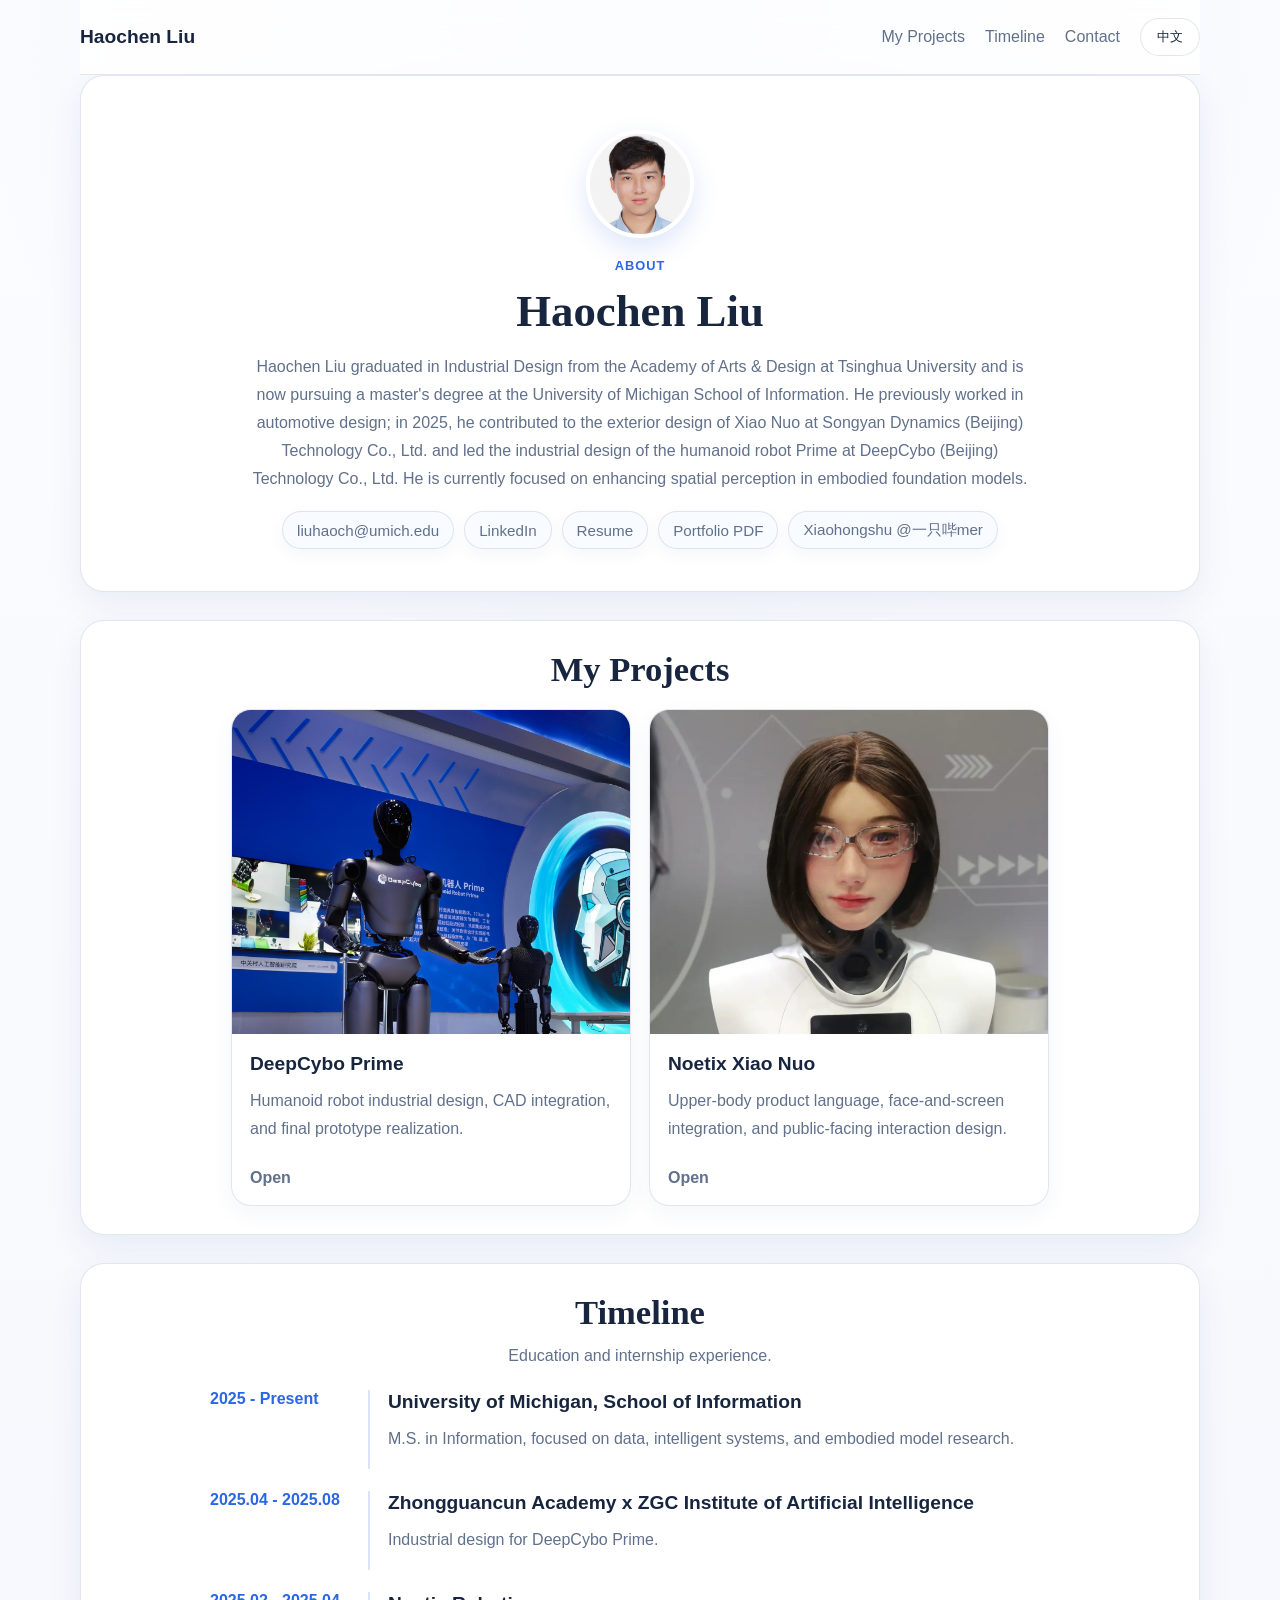
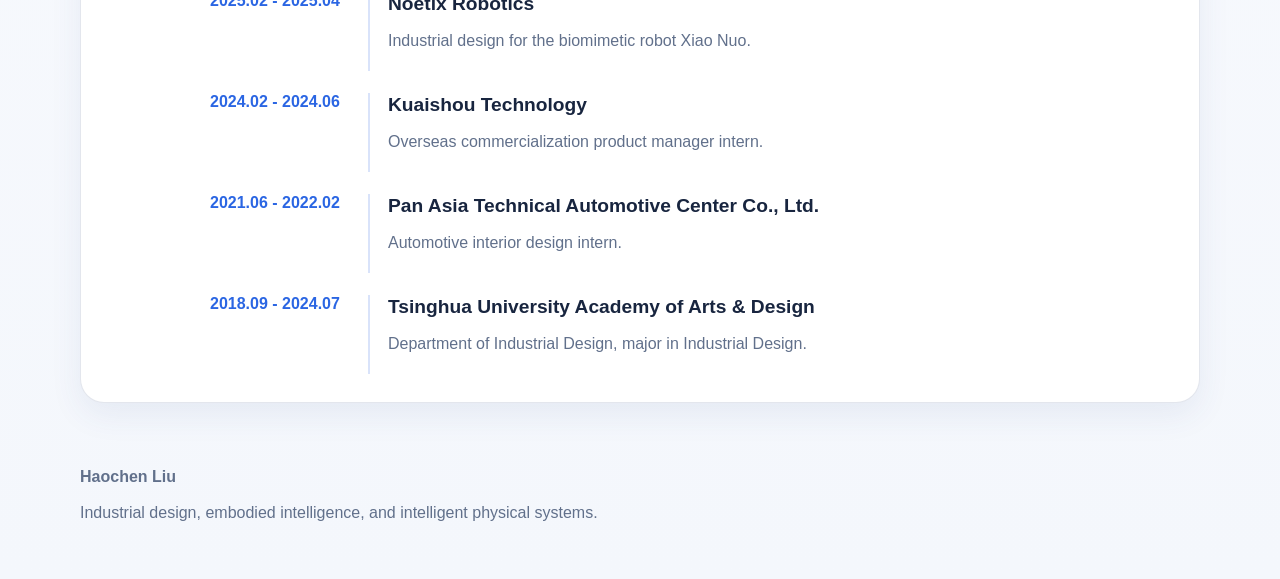
<file: index.html>
<!doctype html>
<html lang="en">
  <head>
    <meta charset="UTF-8" />
    <meta name="viewport" content="width=device-width, initial-scale=1.0" />
    <title>Haochen Liu | Personal Website</title>
    <link rel="stylesheet" href="./styles.css" />
  </head>
  <body>
    <header class="site-shell topbar">
      <a class="brand" href="#top" data-i18n="brand_name">Haochen Liu</a>
      <nav class="nav-links">
        <a href="#projects" data-i18n="nav_projects">Projects</a>
        <a href="#timeline" data-i18n="nav_timeline">Timeline</a>
        <a href="#contact" data-i18n="nav_contact">Contact</a>
        <button type="button" id="lang-toggle" class="lang-toggle">中文</button>
      </nav>
    </header>

    <main class="site-shell page-stack">
      <section id="top" class="hero-panel">
        <figure class="hero-avatar">
          <img src="./assets/photo.JPG" alt="Portrait of Haochen Liu" />
        </figure>
        <p class="eyebrow" data-i18n="hero_eyebrow">About</p>
        <h1 data-i18n="hero_title">Haochen Liu</h1>
        <p class="hero-lede" data-i18n="hero_lede">
          Haochen Liu is an industrial designer working across robotics, embodied interaction, and intelligent physical systems.
        </p>
        <div id="contact" class="hero-links">
          <a href="mailto:liuhaoch@umich.edu">liuhaoch@umich.edu</a>
          <a href="https://www.linkedin.com/in/haochen-liu">LinkedIn</a>
          <a id="hero-resume-link" href="./assets/resume_haochen_liu.pdf" data-i18n="hero_resume">Resume</a>
          <a href="./assets/portfolio-Haochen%20Liu.pdf" data-i18n="hero_portfolio">Portfolio PDF</a>
          <a href="https://www.xiaohongshu.com/user/profile/5a094aa04eacab60354412e6" data-i18n="hero_xiaohongshu">Xiaohongshu @一只哔mer</a>
        </div>
      </section>

      <section id="projects" class="content-section">
        <div class="section-header">
          <h2 data-i18n="projects_title">My Projects</h2>
        </div>
        <div class="project-card-grid two-card-grid">
          <a id="deepcybo-project-link" class="project-card" href="./deepcybo-en.html">
            <img src="./assets/deepcybo-live/deepcybo-card.jpg" alt="DeepCybo Prime" />
            <div class="project-card-body">
              <h3 data-i18n="card_deepcybo_title">DeepCybo Prime</h3>
              <p data-i18n="card_deepcybo_body">
                Humanoid robot industrial design, CAD integration, and final prototype realization.
              </p>
              <span class="card-link" data-i18n="card_link_label">Open</span>
            </div>
          </a>
          <a id="noetix-project-link" class="project-card" href="./noetix-en.html">
            <img src="./assets/noetix/xiaonuo-card-focus.jpg" alt="Xiao Nuo" />
            <div class="project-card-body">
              <h3 data-i18n="card_noetix_title">Noetix Xiao Nuo</h3>
              <p data-i18n="card_noetix_body">
                Upper-body product language, face-and-screen integration, and public-facing interaction design.
              </p>
              <span class="card-link" data-i18n="card_link_label">Open</span>
            </div>
          </a>
        </div>
      </section>

      <section id="timeline" class="content-section">
        <div class="section-header">
          <h2 data-i18n="timeline_title">Timeline</h2>
          <p data-i18n="timeline_body">
            Education, project milestones, and recent work across design and embodied intelligence.
          </p>
        </div>
        <div class="timeline-list">
          <article class="timeline-item">
            <div class="timeline-date" data-i18n="timeline_1_date">2025 - Present</div>
            <div class="timeline-content">
              <h3 data-i18n="timeline_1_title">University of Michigan, School of Information</h3>
              <p data-i18n="timeline_1_body">
                M.S. in Information, focused on data, intelligent systems, and embodied model research.
              </p>
            </div>
          </article>
          <article class="timeline-item">
            <div class="timeline-date" data-i18n="timeline_2_date">2025.04 - 2025.08</div>
            <div class="timeline-content">
              <h3 data-i18n="timeline_2_title">Zhongguancun Academy x ZGC Institute of Artificial Intelligence</h3>
              <p data-i18n="timeline_2_body">
                Industrial design for DeepCybo Prime.
              </p>
            </div>
          </article>
          <article class="timeline-item">
            <div class="timeline-date" data-i18n="timeline_3_date">2025.02 - 2025.04</div>
            <div class="timeline-content">
              <h3 data-i18n="timeline_3_title">Noetix Robotics</h3>
              <p data-i18n="timeline_3_body">
                Industrial design for the biomimetic robot Xiao Nuo.
              </p>
            </div>
          </article>
          <article class="timeline-item">
            <div class="timeline-date" data-i18n="timeline_4_date">2024.02 - 2024.06</div>
            <div class="timeline-content">
              <h3 data-i18n="timeline_4_title">Kuaishou Technology</h3>
              <p data-i18n="timeline_4_body">
                Overseas commercialization product manager intern.
              </p>
            </div>
          </article>
          <article class="timeline-item">
            <div class="timeline-date" data-i18n="timeline_5_date">2021.06 - 2022.02</div>
            <div class="timeline-content">
              <h3 data-i18n="timeline_5_title">Pan Asia Technical Automotive Center Co., Ltd.</h3>
              <p data-i18n="timeline_5_body">
                Automotive interior design intern.
              </p>
            </div>
          </article>
          <article class="timeline-item">
            <div class="timeline-date" data-i18n="timeline_6_date">2018.09 - 2024.07</div>
            <div class="timeline-content">
              <h3 data-i18n="timeline_6_title">Tsinghua University Academy of Arts & Design</h3>
              <p data-i18n="timeline_6_body">
                B.A. in Industrial Design with parallel interests in product systems, robotics, and visualization.
              </p>
            </div>
          </article>
        </div>
      </section>
    </main>

    <footer class="site-shell footer">
      <div>
        <p class="footer-title" data-i18n="footer_title">Haochen Liu</p>
        <p data-i18n="footer_body">Industrial design, embodied intelligence, and intelligent physical systems.</p>
      </div>
    </footer>

    <script>
      let currentLang = "en";

      const translations = {
        en: {
          page_title: "Haochen Liu | Personal Website",
          brand_name: "Haochen Liu",
          nav_projects: "My Projects",
          nav_timeline: "Timeline",
          nav_contact: "Contact",
          hero_eyebrow: "About",
          hero_title: "Haochen Liu",
          hero_lede:
            "Haochen Liu graduated in Industrial Design from the Academy of Arts & Design at Tsinghua University and is now pursuing a master's degree at the University of Michigan School of Information. He previously worked in automotive design; in 2025, he contributed to the exterior design of Xiao Nuo at Songyan Dynamics (Beijing) Technology Co., Ltd. and led the industrial design of the humanoid robot Prime at DeepCybo (Beijing) Technology Co., Ltd. He is currently focused on enhancing spatial perception in embodied foundation models.",
          hero_resume: "Resume",
          hero_portfolio: "Portfolio PDF",
          hero_xiaohongshu: "Xiaohongshu @一只哔mer",
          projects_title: "My Projects",
          card_deepcybo_title: "DeepCybo Prime",
          card_deepcybo_body:
            "Humanoid robot industrial design, CAD integration, and final prototype realization.",
          card_noetix_title: "Noetix Xiao Nuo",
          card_noetix_body:
            "Upper-body product language, face-and-screen integration, and public-facing interaction design.",
          card_link_label: "Open",
          timeline_title: "Timeline",
          timeline_body:
            "Education and internship experience.",
          timeline_1_date: "2025 - Present",
          timeline_1_title: "University of Michigan, School of Information",
          timeline_1_body:
            "M.S. in Information, focused on data, intelligent systems, and embodied model research.",
          timeline_2_date: "2025.04 - 2025.08",
          timeline_2_title: "Zhongguancun Academy x ZGC Institute of Artificial Intelligence",
          timeline_2_body:
            "Industrial design for DeepCybo Prime.",
          timeline_3_date: "2025.02 - 2025.04",
          timeline_3_title: "Noetix Robotics",
          timeline_3_body:
            "Industrial design for the biomimetic robot Xiao Nuo.",
          timeline_4_date: "2024.02 - 2024.06",
          timeline_4_title: "Kuaishou Technology",
          timeline_4_body:
            "Overseas commercialization product manager intern.",
          timeline_5_date: "2021.06 - 2022.02",
          timeline_5_title: "Pan Asia Technical Automotive Center Co., Ltd.",
          timeline_5_body:
            "Automotive interior design intern.",
          timeline_6_date: "2018.09 - 2024.07",
          timeline_6_title: "Tsinghua University Academy of Arts & Design",
          timeline_6_body:
            "Department of Industrial Design, major in Industrial Design.",
          footer_title: "Haochen Liu",
          footer_body: "Industrial design, embodied intelligence, and intelligent physical systems.",
          footer_resume: "Resume",
          footer_portfolio: "Portfolio PDF"
        },
        zh: {
          page_title: "刘浩辰 | 个人网站",
          brand_name: "刘浩辰",
          nav_projects: "个人项目",
          nav_timeline: "时间线",
          nav_contact: "联系方式",
          hero_eyebrow: "关于我",
          hero_title: "刘浩辰",
          hero_lede:
            "刘浩辰，毕业于清华大学美术学院工业设计系，现就读于密歇根大学安娜堡分校信息学院。曾任汽车设计师；2025 年参与松延动力（北京）科技有限公司仿生机器人“小诺”的外观设计，并主导深度机智（北京）科技有限公司人形机器人 Prime 的工业设计。目前专注于具身大模型空间感知能力增强研究。",
          hero_resume: "个人简历",
          hero_portfolio: "作品集 PDF",
          hero_xiaohongshu: "小红书 @一只哔mer",
          projects_title: "个人项目",
          card_deepcybo_title: "深度机智 Prime",
          card_deepcybo_body:
            "人形机器人工业设计、CAD 整合与最终原型实现。",
          card_noetix_title: "松延动力小诺",
          card_noetix_body:
            "上半身产品语言、面部与屏幕整合，以及面向公众交互的表达设计。",
          card_link_label: "查看详情",
          timeline_title: "时间线",
          timeline_body:
            "教育与实习经历。",
          timeline_1_date: "2025 - 至今",
          timeline_1_title: "密歇根大学信息学院",
          timeline_1_body:
            "攻读信息学硕士，关注数据与具身模型研究。",
          timeline_2_date: "2025.04 - 2025.08",
          timeline_2_title: "中关村学院 × 中关村人工智能研究院",
          timeline_2_body:
            "深度机智 Prime 人形机器人工业设计。",
          timeline_3_date: "2025.02 - 2025.04",
          timeline_3_title: "松延动力（Noetix Robotics）",
          timeline_3_body:
            "仿生机器人小诺工业设计。",
          timeline_4_date: "2024.02 - 2024.06",
          timeline_4_title: "快手科技",
          timeline_4_body:
            "海外商业化产品经理实习。",
          timeline_5_date: "2021.06 - 2022.02",
          timeline_5_title: "泛亚汽车技术中心有限公司",
          timeline_5_body:
            "汽车内饰设计实习。",
          timeline_6_date: "2018.09 - 2024.07",
          timeline_6_title: "清华大学美术学院",
          timeline_6_body:
            "工业设计系，工业设计专业。",
          footer_title: "刘浩辰",
          footer_body: "工业设计、具身智能与智能实体系统。",
          footer_resume: "个人简历",
          footer_portfolio: "作品集 PDF"
        }
      };

      function t(key) {
        return translations[currentLang][key] || translations.en[key] || "";
      }

      function applyTranslations() {
        document.title = t("page_title");
        document.documentElement.lang = currentLang === "zh" ? "zh-CN" : "en";
        document.querySelectorAll("[data-i18n]").forEach((node) => {
          node.textContent = t(node.dataset.i18n);
        });
        document.getElementById("lang-toggle").textContent = currentLang === "en" ? "中文" : "English";
        document.getElementById("hero-resume-link").href =
          currentLang === "zh" ? "./assets/resume_haochen_liu_cn.pdf" : "./assets/resume_haochen_liu.pdf";
        document.getElementById("deepcybo-project-link").href =
          currentLang === "zh" ? "./deepcybo.html" : "./deepcybo-en.html";
        document.getElementById("noetix-project-link").href =
          currentLang === "zh" ? "./noetix.html" : "./noetix-en.html";
      }

      document.getElementById("lang-toggle").addEventListener("click", () => {
        currentLang = currentLang === "en" ? "zh" : "en";
        applyTranslations();
      });

      applyTranslations();
    </script>
  </body>
</html>
</file>
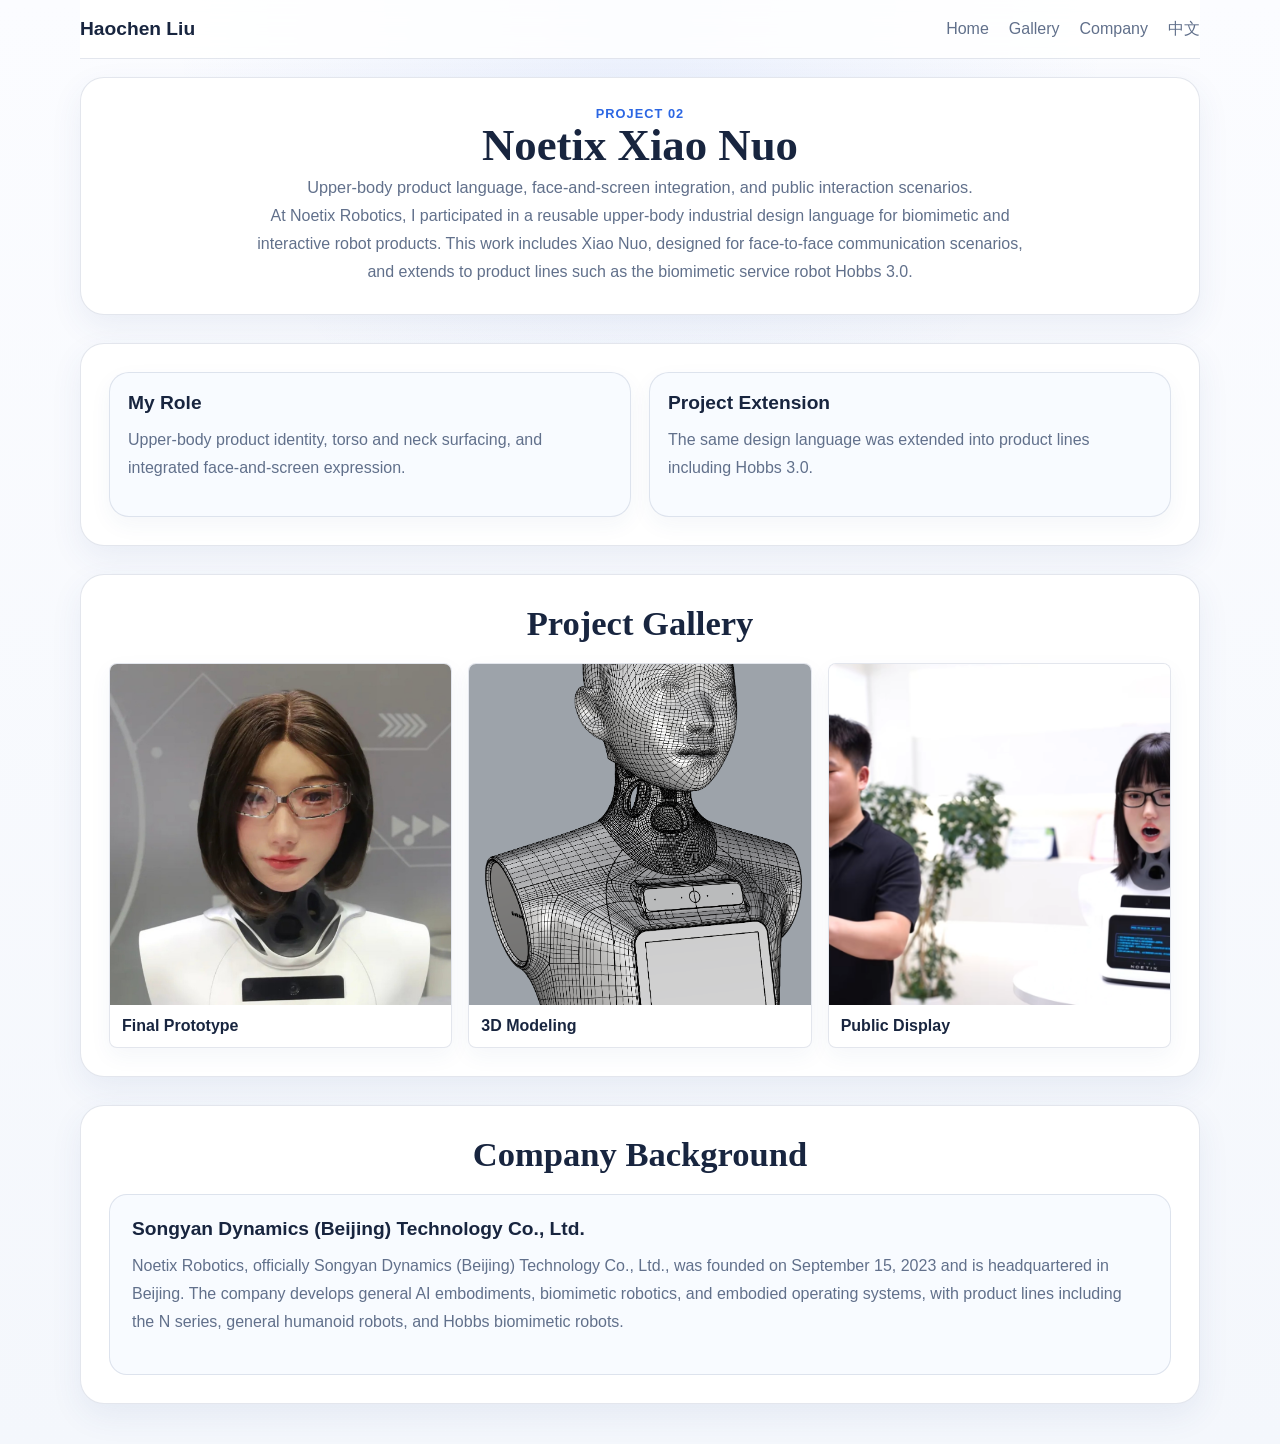
<file: noetix-en.html>
<!doctype html>
<html lang="en">
  <head>
    <meta charset="UTF-8" />
    <meta name="viewport" content="width=device-width, initial-scale=1.0" />
    <title>Noetix Xiao Nuo | Haochen Liu</title>
    <link rel="stylesheet" href="./styles.css" />
  </head>
  <body>
    <header class="site-shell topbar">
      <a class="brand" href="./index.html">Haochen Liu</a>
      <nav class="nav-links">
        <a href="./index.html#projects">Home</a>
        <a href="#gallery">Gallery</a>
        <a href="#company">Company</a>
        <a href="./noetix.html">中文</a>
      </nav>
    </header>

    <main class="site-shell page-stack detail-page">
      <section class="detail-hero">
        <p class="eyebrow">Project 02</p>
        <h1>Noetix Xiao Nuo</h1>
        <p class="hero-subtitle">Upper-body product language, face-and-screen integration, and public interaction scenarios.</p>
        <p class="hero-lede">
          At Noetix Robotics, I participated in a reusable upper-body industrial design language for biomimetic and interactive robot products. This work includes Xiao Nuo, designed for face-to-face communication scenarios, and extends to product lines such as the biomimetic service robot Hobbs 3.0.
        </p>
      </section>

      <section class="content-section">
        <div class="project-card-grid compact-grid">
          <article class="project-card text-card">
            <div class="project-card-body">
              <h3>My Role</h3>
              <p>Upper-body product identity, torso and neck surfacing, and integrated face-and-screen expression.</p>
            </div>
          </article>
          <article class="project-card text-card">
            <div class="project-card-body">
              <h3>Project Extension</h3>
              <p>The same design language was extended into product lines including Hobbs 3.0.</p>
            </div>
          </article>
        </div>
      </section>

      <section id="gallery" class="content-section">
        <div class="section-header">
          <h2>Project Gallery</h2>
        </div>
        <div class="gallery-categories" data-gallery-project="noetix"></div>
      </section>

      <section id="company" class="content-section">
        <div class="section-header">
          <h2>Company Background</h2>
        </div>
        <article class="company-card">
          <h3>Songyan Dynamics (Beijing) Technology Co., Ltd.</h3>
          <p>
            Noetix Robotics, officially Songyan Dynamics (Beijing) Technology Co., Ltd., was founded on September 15, 2023 and is headquartered in Beijing. The company develops general AI embodiments, biomimetic robotics, and embodied operating systems, with product lines including the N series, general humanoid robots, and Hobbs biomimetic robots.
          </p>
        </article>
      </section>
    </main>
    <script src="./gallery.js"></script>
  </body>
</html>
</file>
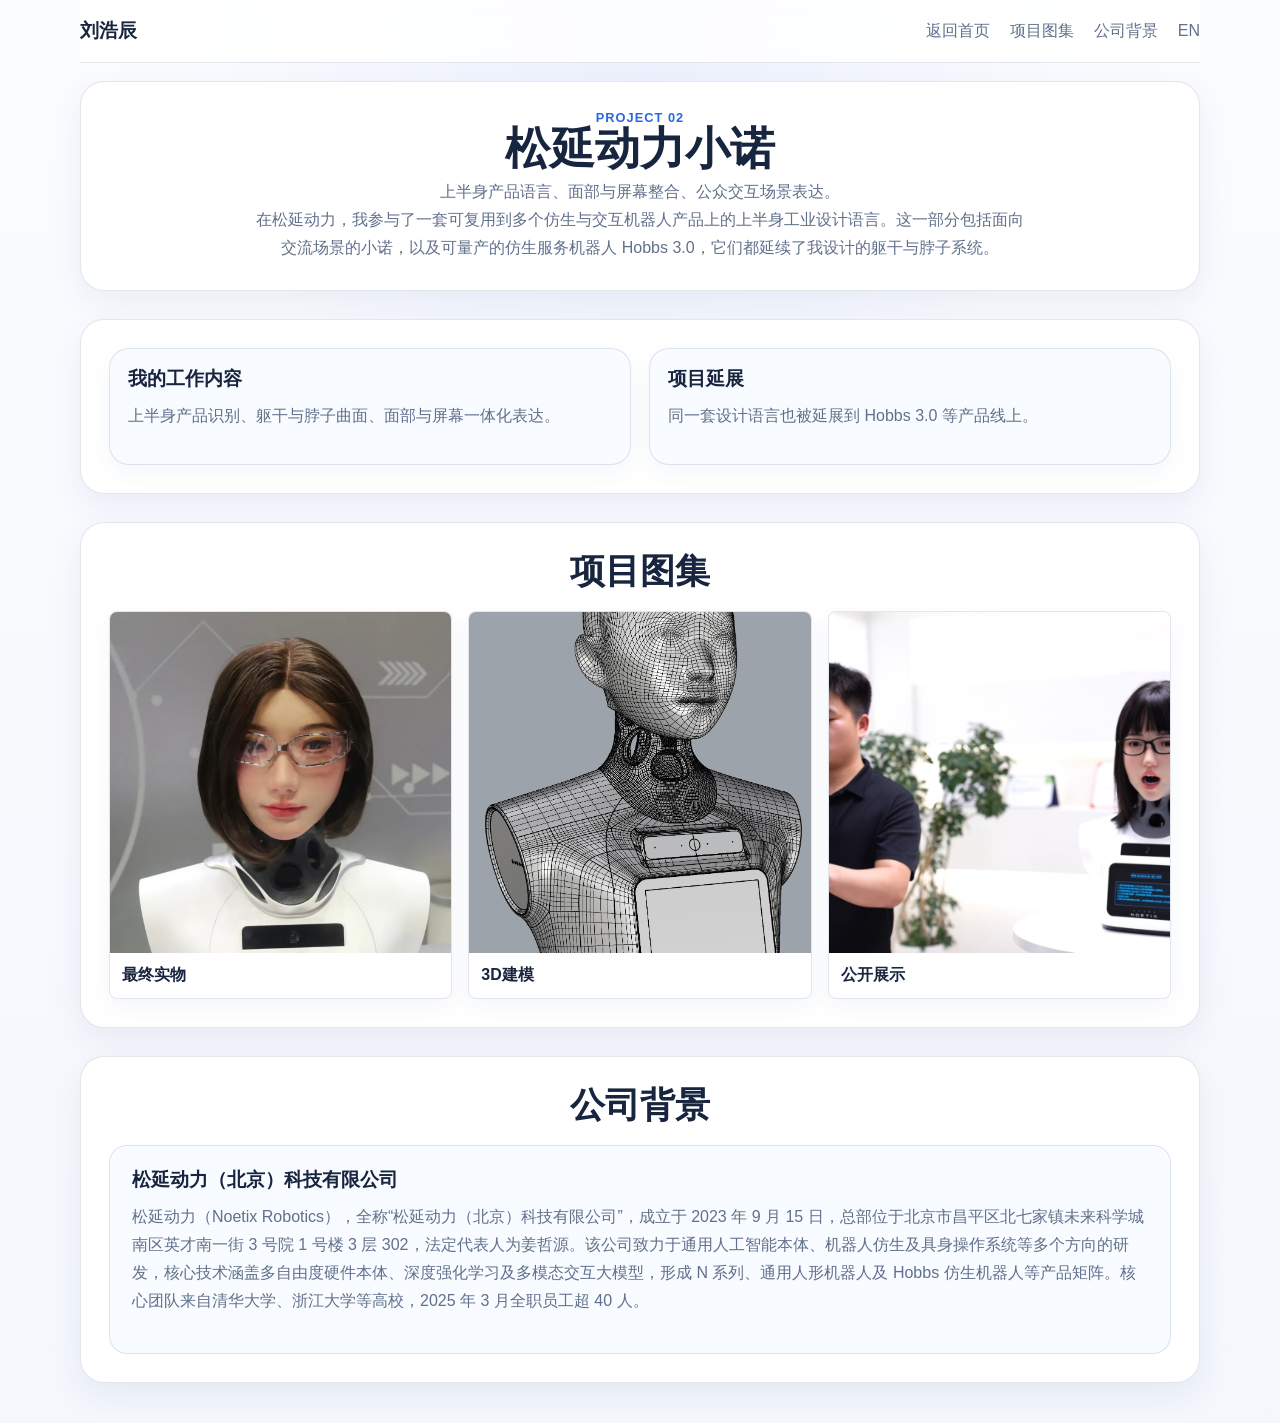
<file: noetix.html>
<!doctype html>
<html lang="zh-CN">
  <head>
    <meta charset="UTF-8" />
    <meta name="viewport" content="width=device-width, initial-scale=1.0" />
    <title>松延动力小诺 | 刘浩辰</title>
    <link rel="stylesheet" href="./styles.css" />
  </head>
  <body>
    <header class="site-shell topbar">
      <a class="brand" href="./index.html">刘浩辰</a>
      <nav class="nav-links">
        <a href="./index.html#projects">返回首页</a>
        <a href="#gallery">项目图集</a>
        <a href="#company">公司背景</a>
        <a href="./noetix-en.html">EN</a>
      </nav>
    </header>

    <main class="site-shell page-stack detail-page">
      <section class="detail-hero">
        <p class="eyebrow">Project 02</p>
        <h1>松延动力小诺</h1>
        <p class="hero-subtitle">上半身产品语言、面部与屏幕整合、公众交互场景表达。</p>
        <p class="hero-lede">
          在松延动力，我参与了一套可复用到多个仿生与交互机器人产品上的上半身工业设计语言。这一部分包括面向交流场景的小诺，以及可量产的仿生服务机器人 Hobbs 3.0，它们都延续了我设计的躯干与脖子系统。
        </p>
      </section>

      <section class="content-section">
        <div class="project-card-grid compact-grid">
          <article class="project-card text-card">
            <div class="project-card-body">
              <h3>我的工作内容</h3>
              <p>上半身产品识别、躯干与脖子曲面、面部与屏幕一体化表达。</p>
            </div>
          </article>
          <article class="project-card text-card">
            <div class="project-card-body">
              <h3>项目延展</h3>
              <p>同一套设计语言也被延展到 Hobbs 3.0 等产品线上。</p>
            </div>
          </article>
        </div>
      </section>

      <section id="gallery" class="content-section">
        <div class="section-header">
          <h2>项目图集</h2>
        </div>
        <div class="gallery-categories" data-gallery-project="noetix"></div>
      </section>

      <section id="company" class="content-section">
        <div class="section-header">
          <h2>公司背景</h2>
        </div>
        <article class="company-card">
          <h3>松延动力（北京）科技有限公司</h3>
          <p>
            松延动力（Noetix Robotics），全称“松延动力（北京）科技有限公司”，成立于 2023 年 9 月 15 日，总部位于北京市昌平区北七家镇未来科学城南区英才南一街 3 号院 1 号楼 3 层 302，法定代表人为姜哲源。该公司致力于通用人工智能本体、机器人仿生及具身操作系统等多个方向的研发，核心技术涵盖多自由度硬件本体、深度强化学习及多模态交互大模型，形成 N 系列、通用人形机器人及 Hobbs 仿生机器人等产品矩阵。核心团队来自清华大学、浙江大学等高校，2025 年 3 月全职员工超 40 人。
          </p>
        </article>
      </section>
    </main>
    <script src="./gallery.js"></script>
  </body>
</html>
</file>
<file: styles.css>
:root {
  --bg: #f7f9fd;
  --panel: #ffffff;
  --panel-soft: #f8fbff;
  --line: rgba(31, 55, 110, 0.12);
  --line-strong: rgba(31, 55, 110, 0.2);
  --text: #18253f;
  --muted: #61708b;
  --accent: #2b66e3;
  --shadow: 0 12px 32px rgba(46, 78, 140, 0.08);
}

* {
  box-sizing: border-box;
}

html {
  scroll-behavior: smooth;
}

body {
  margin: 0;
  color: var(--text);
  font-family: "Segoe UI", "Helvetica Neue", Arial, sans-serif;
  background:
    radial-gradient(circle at top, rgba(43, 102, 227, 0.08), transparent 30%),
    linear-gradient(180deg, #fbfcff 0%, #f4f7fc 100%);
}

a {
  color: inherit;
}

img,
video {
  width: 100%;
  display: block;
}

.site-shell {
  width: min(1120px, calc(100% - 40px));
  margin: 0 auto;
}

.page-stack {
  display: grid;
  gap: 28px;
  padding-bottom: 40px;
}

.topbar {
  display: flex;
  justify-content: space-between;
  align-items: center;
  gap: 20px;
  padding: 18px 0;
  border-bottom: 1px solid var(--line);
  background: rgba(255, 255, 255, 0.84);
  backdrop-filter: blur(12px);
}

.brand {
  text-decoration: none;
  font-size: 1.2rem;
  font-weight: 700;
  color: var(--text);
}

.nav-links {
  display: flex;
  flex-wrap: wrap;
  gap: 20px;
  align-items: center;
}

.nav-links a,
.footer-links a,
.card-link {
  text-decoration: none;
  color: var(--muted);
}

.nav-links a:hover,
.footer-links a:hover,
.card-link:hover {
  color: var(--accent);
}

.lang-toggle {
  min-height: 38px;
  padding: 0 16px;
  border: 1px solid var(--line);
  border-radius: 999px;
  background: #fff;
  color: var(--text);
  cursor: pointer;
}

.hero-panel,
.content-section,
.detail-hero {
  background: var(--panel);
  border: 1px solid var(--line);
  border-radius: 24px;
  box-shadow: var(--shadow);
}

.hero-panel {
  display: grid;
  justify-items: center;
  text-align: center;
  gap: 14px;
  padding: 54px 24px 42px;
}

.hero-avatar {
  width: 108px;
  margin: 0 0 6px;
  border-radius: 50%;
  overflow: hidden;
  border: 4px solid #fff;
  box-shadow: 0 10px 26px rgba(43, 102, 227, 0.16);
}

.hero-avatar img {
  aspect-ratio: 1 / 1;
  object-fit: cover;
  object-position: center 18%;
}

.eyebrow {
  margin: 0;
  color: var(--accent);
  font-size: 0.8rem;
  font-weight: 700;
  letter-spacing: 0.08em;
  text-transform: uppercase;
}

h1,
h2,
h3,
p,
figure {
  margin-top: 0;
}

h1 {
  margin-bottom: 4px;
  font-family: "Georgia", "Times New Roman", serif;
  font-size: clamp(2rem, 4vw, 2.8rem);
  line-height: 1.08;
  font-weight: 700;
}

h2 {
  margin-bottom: 10px;
  font-size: clamp(1.8rem, 2.7vw, 2.4rem);
  line-height: 1.16;
  font-family: "Georgia", "Times New Roman", serif;
}

h3 {
  margin-bottom: 10px;
  font-size: 1.2rem;
  line-height: 1.3;
}

.hero-subtitle,
.hero-lede,
.section-header p,
.project-card p,
.timeline-content p,
.footer p,
.company-card p {
  color: var(--muted);
  line-height: 1.75;
}

.hero-subtitle {
  margin: 0;
  max-width: 46rem;
  font-size: 1.02rem;
}

.hero-lede {
  margin: 0;
  max-width: 50rem;
  font-size: 1rem;
}

.hero-links {
  display: flex;
  flex-wrap: wrap;
  justify-content: center;
  gap: 10px;
  margin-top: 4px;
  font-size: 0.95rem;
  color: var(--muted);
}

.hero-links a {
  display: inline-flex;
  align-items: center;
  min-height: 38px;
  padding: 0 14px;
  border: 1px solid var(--line);
  border-radius: 999px;
  background: var(--panel-soft);
  box-shadow: 0 6px 16px rgba(46, 78, 140, 0.05);
  text-decoration: none;
  transition:
    border-color 0.16s ease,
    color 0.16s ease,
    transform 0.16s ease;
}

.hero-links a:hover {
  border-color: var(--line-strong);
  color: var(--accent);
  transform: translateY(-1px);
}

.content-section,
.detail-hero {
  padding: 28px;
}

.section-header {
  text-align: center;
  margin-bottom: 20px;
}

.project-card-grid {
  display: grid;
  grid-template-columns: repeat(3, minmax(280px, 320px));
  gap: 18px;
  justify-content: center;
}

.two-card-grid {
  grid-template-columns: repeat(2, minmax(300px, 400px));
  max-width: 840px;
  margin: 0 auto;
}

.compact-grid {
  grid-template-columns: repeat(2, minmax(0, 1fr));
}

.project-card {
  border: 1px solid var(--line);
  border-radius: 20px;
  overflow: hidden;
  background: #fff;
  box-shadow: 0 8px 22px rgba(46, 78, 140, 0.05);
  color: inherit;
  text-decoration: none;
  transition:
    border-color 0.16s ease,
    box-shadow 0.16s ease,
    transform 0.16s ease;
}

.project-card:hover {
  border-color: var(--line-strong);
  box-shadow: 0 14px 30px rgba(46, 78, 140, 0.1);
  transform: translateY(-2px);
}

.project-card img {
  aspect-ratio: 4 / 3.25;
  object-fit: cover;
  object-position: center 34%;
}

.project-card video {
  width: 100%;
  aspect-ratio: 4 / 3.25;
  object-fit: cover;
  display: block;
  background: #000;
}

.project-card-body {
  padding: 18px;
}

.text-card {
  background: var(--panel-soft);
}

.text-card .project-card-body {
  min-height: 100%;
}

.card-link {
  display: inline-flex;
  margin-top: 10px;
  font-weight: 600;
}

.gallery-categories {
  display: grid;
  grid-template-columns: repeat(3, minmax(220px, 1fr));
  gap: 16px;
}

.gallery-category {
  appearance: none;
  display: grid;
  gap: 0;
  padding: 0;
  border: 1px solid var(--line);
  border-radius: 8px;
  overflow: hidden;
  background: #fff;
  color: var(--text);
  text-align: left;
  cursor: pointer;
  box-shadow: 0 8px 22px rgba(46, 78, 140, 0.05);
}

.gallery-category img {
  aspect-ratio: 1 / 1;
  object-fit: cover;
}

.gallery-category span {
  padding: 12px;
  font-size: 1rem;
  font-weight: 700;
}

.media-dialog {
  position: fixed;
  inset: 0;
  z-index: 20;
  padding: 28px;
  overflow: auto;
  background: rgba(10, 15, 25, 0.72);
}

.media-dialog[hidden] {
  display: none;
}

.dialog-open {
  overflow: hidden;
}

.media-dialog-panel {
  width: min(1180px, 100%);
  margin: 0 auto;
  background: #fff;
  border-radius: 8px;
  overflow: hidden;
}

.media-dialog-head {
  position: sticky;
  top: 0;
  z-index: 1;
  display: flex;
  justify-content: space-between;
  align-items: center;
  gap: 16px;
  padding: 14px 16px;
  border-bottom: 1px solid var(--line);
  background: rgba(255, 255, 255, 0.94);
  backdrop-filter: blur(10px);
}

.media-dialog-head h2 {
  margin: 0;
  font-size: 1.25rem;
  font-family: inherit;
}

.media-dialog-head button {
  width: 34px;
  height: 34px;
  border: 1px solid var(--line);
  border-radius: 50%;
  background: #fff;
  color: var(--text);
  font-size: 1.5rem;
  line-height: 1;
  cursor: pointer;
}

.media-grid {
  column-count: 4;
  column-gap: 16px;
  padding: 16px;
}

.media-tile {
  position: relative;
  display: block;
  break-inside: avoid;
  margin-bottom: 16px;
  overflow: hidden;
  background: #eef2f8;
  border-radius: 8px;
}

.media-tile img,
.media-tile video {
  width: 100%;
  height: auto;
  display: block;
}

.media-badge {
  position: absolute;
  top: 8px;
  right: 8px;
  display: grid;
  place-items: center;
  width: 28px;
  height: 28px;
  border-radius: 50%;
  background: rgba(0, 0, 0, 0.62);
  color: #fff;
  font-size: 0.82rem;
}

.timeline-list {
  display: grid;
  gap: 22px;
  max-width: 860px;
  margin: 0 auto;
}

.timeline-item {
  display: grid;
  grid-template-columns: 140px 1fr;
  gap: 18px;
  align-items: start;
}

.timeline-date {
  color: var(--accent);
  font-weight: 700;
}

.timeline-content {
  padding-left: 18px;
  border-left: 2px solid rgba(43, 102, 227, 0.18);
}

.detail-page {
  padding-top: 18px;
}

.detail-hero {
  text-align: center;
  display: grid;
  justify-items: center;
}

.detail-hero p {
  max-width: 780px;
}

.company-card {
  border: 1px solid var(--line);
  border-radius: 18px;
  background: var(--panel-soft);
  padding: 22px;
}

.footer {
  display: flex;
  justify-content: space-between;
  gap: 24px;
  padding: 20px 0 36px;
}

.footer-title {
  margin-bottom: 8px;
  font-weight: 700;
}

.footer-links {
  display: flex;
  flex-direction: column;
  gap: 8px;
  align-items: flex-end;
}

@media (max-width: 980px) {
  .project-card-grid {
    grid-template-columns: repeat(2, minmax(260px, 320px));
    justify-content: center;
  }

  .gallery-categories {
    grid-template-columns: repeat(2, minmax(220px, 1fr));
  }

  .two-card-grid {
    grid-template-columns: repeat(2, minmax(260px, 340px));
    max-width: 720px;
  }
}

@media (max-width: 720px) {
  .site-shell {
    width: min(100% - 20px, 1120px);
  }

  .topbar,
  .footer {
    flex-direction: column;
    align-items: flex-start;
  }

  .hero-links {
    justify-content: flex-start;
  }

  .footer-links {
    align-items: flex-start;
  }

  .project-card-grid,
  .gallery-categories,
  .compact-grid,
  .timeline-item {
    grid-template-columns: 1fr;
  }

  .media-dialog {
    padding: 0;
  }

  .media-dialog-panel {
    min-height: 100vh;
    border-radius: 0;
  }

  .media-grid {
    column-count: 2;
    column-gap: 10px;
    padding: 10px;
  }

  .media-tile {
    margin-bottom: 10px;
  }

  .timeline-content {
    padding-left: 0;
    border-left: 0;
  }
}
</file>
